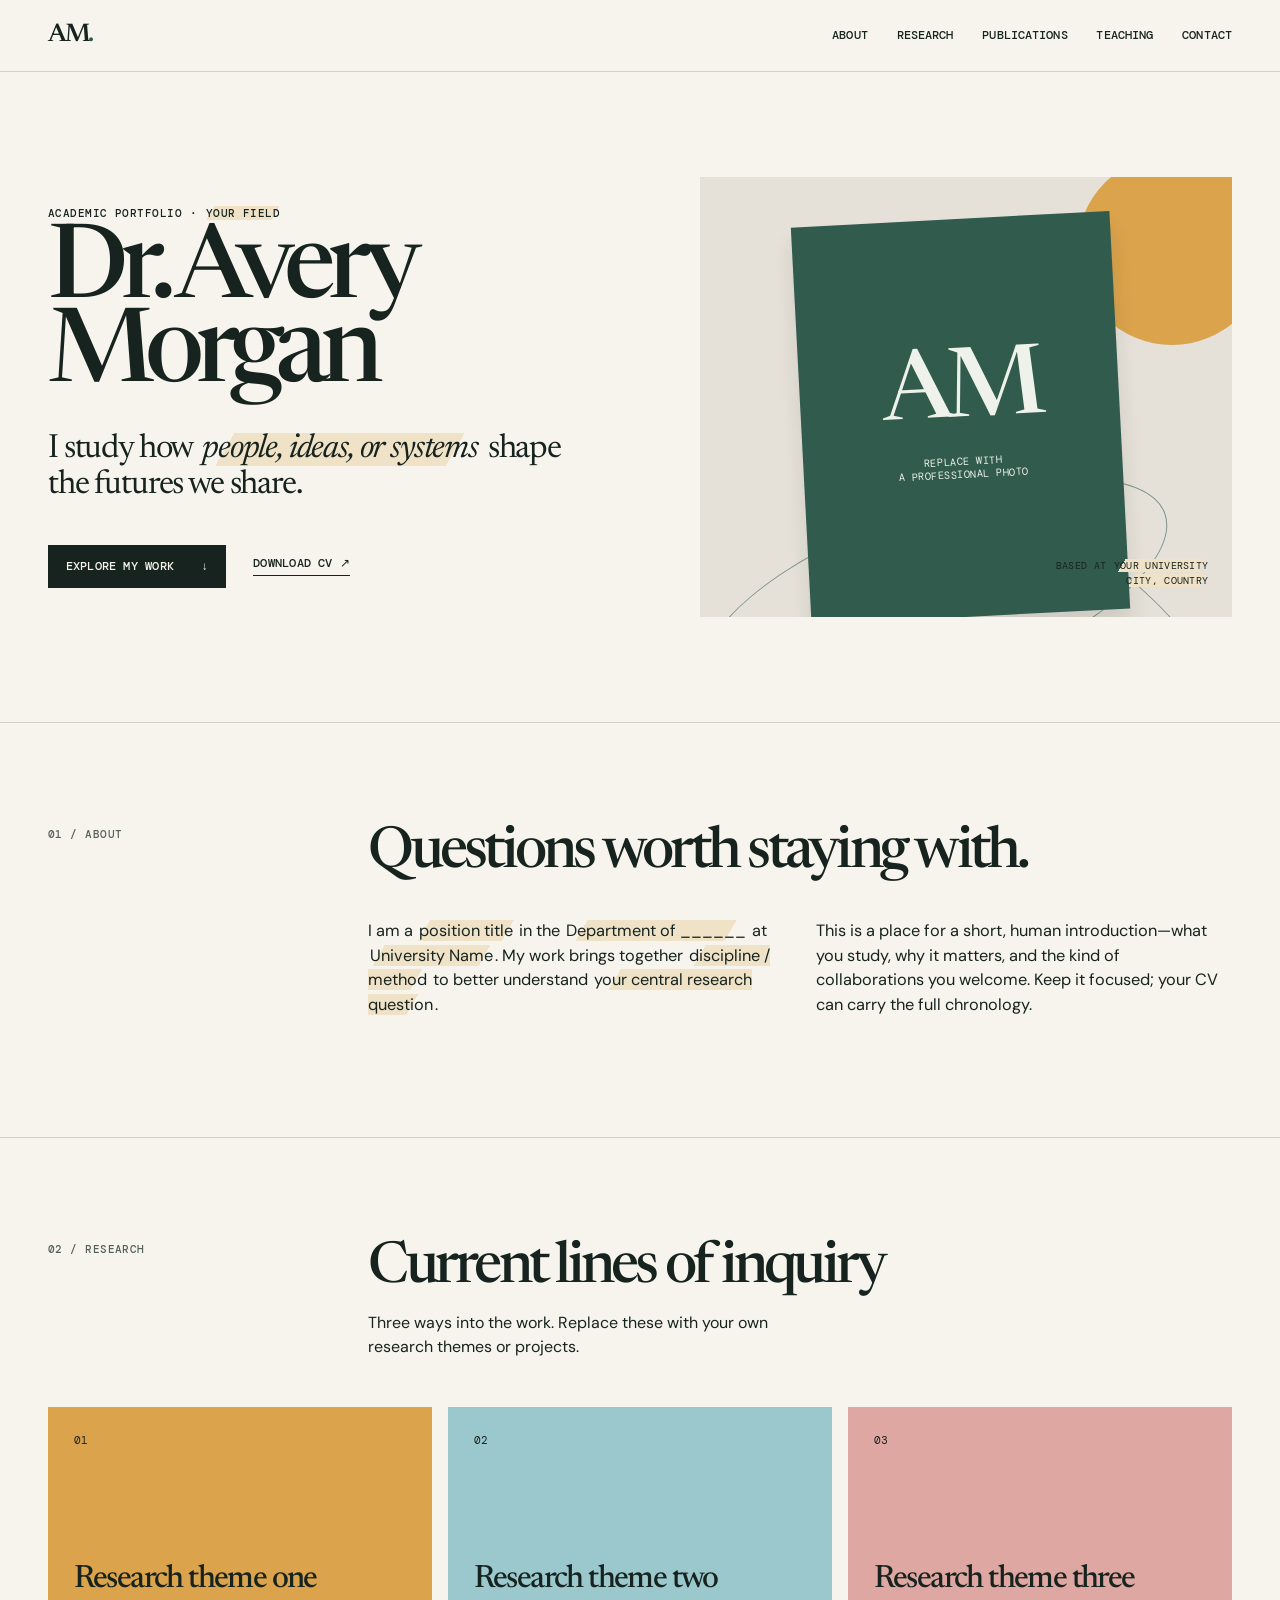
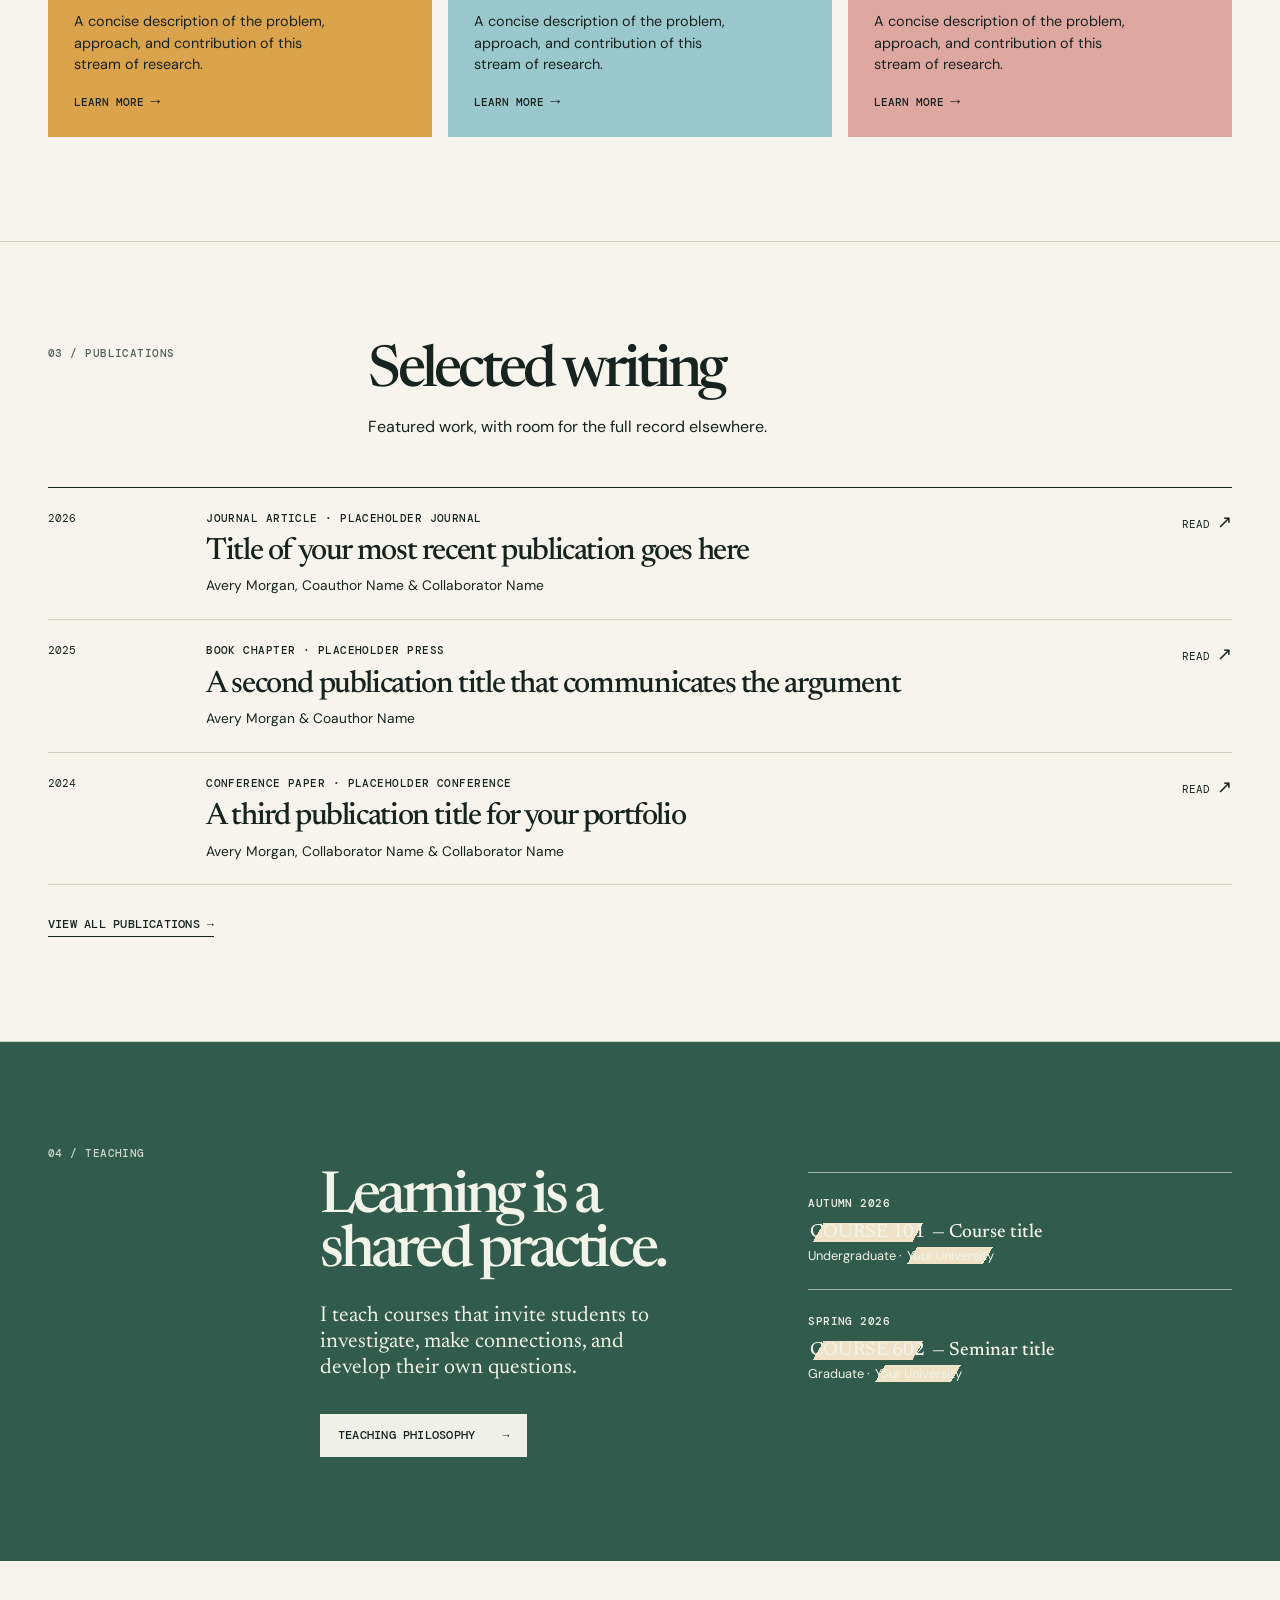
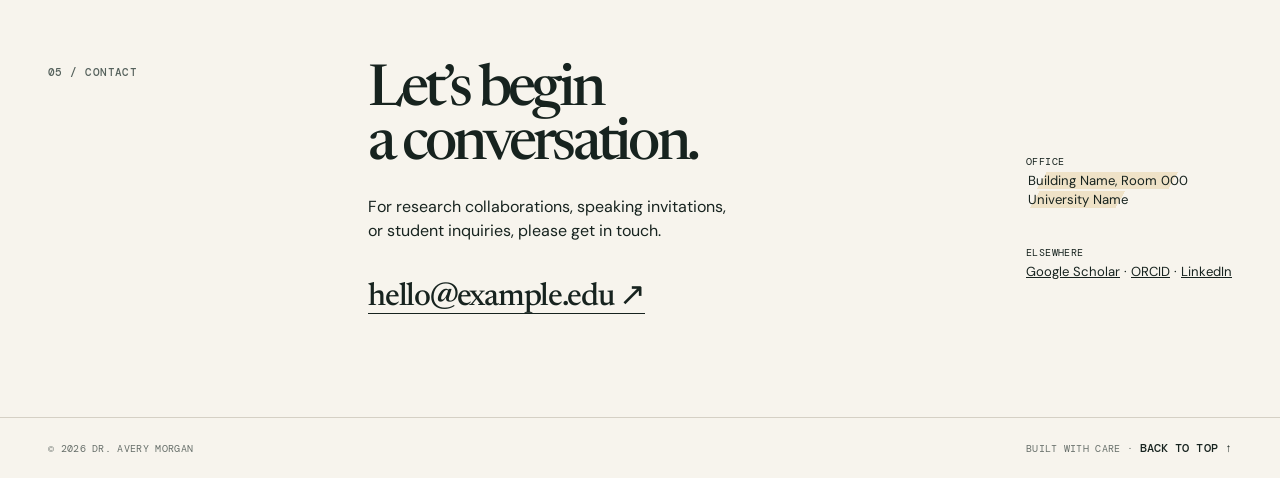
<file: index.html>
<!doctype html>
<html lang="en">
  <head>
    <meta charset="UTF-8" />
    <meta name="viewport" content="width=device-width, initial-scale=1.0" />
    <meta name="description" content="Academic portfolio of Dr. Avery Morgan — research, publications, and teaching." />
    <title>Dr. Avery Morgan — Academic Portfolio</title>
    <link rel="preconnect" href="https://fonts.googleapis.com" />
    <link rel="preconnect" href="https://fonts.gstatic.com" crossorigin />
    <link href="https://fonts.googleapis.com/css2?family=DM+Mono:wght@400;500&family=DM+Sans:opsz,wght@9..40,400;9..40,500;9..40,600&family=Newsreader:opsz,wght@6..72,400;6..72,500;6..72,600&display=swap" rel="stylesheet" />
    <link rel="stylesheet" href="styles.css" />
  </head>
  <body>
    <a class="skip-link" href="#main">Skip to content</a>
    <header class="site-header">
      <a class="wordmark" href="#top" aria-label="Avery Morgan home">AM<span>.</span></a>
      <button class="menu-button" aria-expanded="false" aria-controls="site-nav">Menu</button>
      <nav id="site-nav" aria-label="Main navigation">
        <a href="#about">About</a>
        <a href="#research">Research</a>
        <a href="#publications">Publications</a>
        <a href="#teaching">Teaching</a>
        <a href="#contact">Contact</a>
      </nav>
    </header>

    <main id="main">
      <section id="top" class="hero section-shell">
        <div class="hero-copy">
          <p class="eyebrow">Academic portfolio · <span class="placeholder">Your field</span></p>
          <h1>Dr. Avery<br />Morgan</h1>
          <p class="intro">I study how <em class="placeholder">people, ideas, or systems</em> shape the futures we share.</p>
          <div class="hero-actions">
            <a class="button button-dark" href="#research">Explore my work <span>↓</span></a>
            <a class="text-link" href="assets/cv.pdf" download>Download CV <span>↗</span></a>
          </div>
        </div>
        <div class="hero-art" aria-label="Placeholder portrait area">
          <div class="portrait-card">
            <div class="portrait-monogram">AM</div>
            <p>Replace with<br />a professional photo</p>
          </div>
          <div class="sun"></div>
          <div class="orbit orbit-one"></div>
          <div class="orbit orbit-two"></div>
          <p class="art-caption">Based at <span class="placeholder">Your University</span><br /><span class="placeholder">City, Country</span></p>
        </div>
      </section>

      <section id="about" class="about section-shell ruled-section">
        <p class="section-label">01 / About</p>
        <div>
          <h2>Questions worth staying with.</h2>
          <div class="about-text">
            <p>I am a <span class="placeholder">position title</span> in the <span class="placeholder">Department of ______</span> at <span class="placeholder">University Name</span>. My work brings together <span class="placeholder">discipline / method</span> to better understand <span class="placeholder">your central research question</span>.</p>
            <p>This is a place for a short, human introduction—what you study, why it matters, and the kind of collaborations you welcome. Keep it focused; your CV can carry the full chronology.</p>
          </div>
        </div>
      </section>

      <section id="research" class="research section-shell ruled-section">
        <div class="section-heading">
          <p class="section-label">02 / Research</p>
          <div><h2>Current lines of inquiry</h2><p>Three ways into the work. Replace these with your own research themes or projects.</p></div>
        </div>
        <div class="research-grid">
          <article class="research-card card-ochre"><span>01</span><h3>Research theme one</h3><p>A concise description of the problem, approach, and contribution of this stream of research.</p><a href="#contact">Learn more <b>→</b></a></article>
          <article class="research-card card-blue"><span>02</span><h3>Research theme two</h3><p>A concise description of the problem, approach, and contribution of this stream of research.</p><a href="#contact">Learn more <b>→</b></a></article>
          <article class="research-card card-rose"><span>03</span><h3>Research theme three</h3><p>A concise description of the problem, approach, and contribution of this stream of research.</p><a href="#contact">Learn more <b>→</b></a></article>
        </div>
      </section>

      <section id="publications" class="publications section-shell ruled-section">
        <div class="section-heading"><p class="section-label">03 / Publications</p><div><h2>Selected writing</h2><p>Featured work, with room for the full record elsewhere.</p></div></div>
        <div class="publication-list">
          <article class="publication"><p class="pub-year">2026</p><div><p class="pub-type">Journal article · Placeholder journal</p><h3>Title of your most recent publication goes here</h3><p class="authors">Avery Morgan, Coauthor Name &amp; Collaborator Name</p></div><a href="#" aria-label="Read publication one">Read <span>↗</span></a></article>
          <article class="publication"><p class="pub-year">2025</p><div><p class="pub-type">Book chapter · Placeholder press</p><h3>A second publication title that communicates the argument</h3><p class="authors">Avery Morgan &amp; Coauthor Name</p></div><a href="#" aria-label="Read publication two">Read <span>↗</span></a></article>
          <article class="publication"><p class="pub-year">2024</p><div><p class="pub-type">Conference paper · Placeholder conference</p><h3>A third publication title for your portfolio</h3><p class="authors">Avery Morgan, Collaborator Name &amp; Collaborator Name</p></div><a href="#" aria-label="Read publication three">Read <span>↗</span></a></article>
        </div>
        <a class="text-link all-publications" href="#">View all publications <span>→</span></a>
      </section>

      <section id="teaching" class="teaching section-shell ruled-section">
        <p class="section-label">04 / Teaching</p>
        <div class="teaching-layout"><div><h2>Learning is a shared practice.</h2><p>I teach courses that invite students to investigate, make connections, and develop their own questions.</p><a class="button button-light" href="#contact">Teaching philosophy <span>→</span></a></div><div class="course-list"><article><span>Autumn 2026</span><h3><span class="placeholder">COURSE 101</span> — Course title</h3><p>Undergraduate · <span class="placeholder">Your University</span></p></article><article><span>Spring 2026</span><h3><span class="placeholder">COURSE 602</span> — Seminar title</h3><p>Graduate · <span class="placeholder">Your University</span></p></article></div></div>
      </section>

      <section id="contact" class="contact section-shell">
        <p class="section-label">05 / Contact</p>
        <div><h2>Let’s begin<br />a conversation.</h2><p>For research collaborations, speaking invitations, or student inquiries, please get in touch.</p><a class="email" href="mailto:hello@example.edu">hello@example.edu <span>↗</span></a></div>
        <div class="contact-meta"><p><strong>Office</strong><br /><span class="placeholder">Building Name, Room 000</span><br /><span class="placeholder">University Name</span></p><p><strong>Elsewhere</strong><br /><a href="#">Google Scholar</a> · <a href="#">ORCID</a> · <a href="#">LinkedIn</a></p></div>
      </section>
    </main>
    <footer><p>© <span id="year"></span> Dr. Avery Morgan</p><p>Built with care · <a href="#top">Back to top ↑</a></p></footer>
    <script src="script.js"></script>
  </body>
</html>
</file>
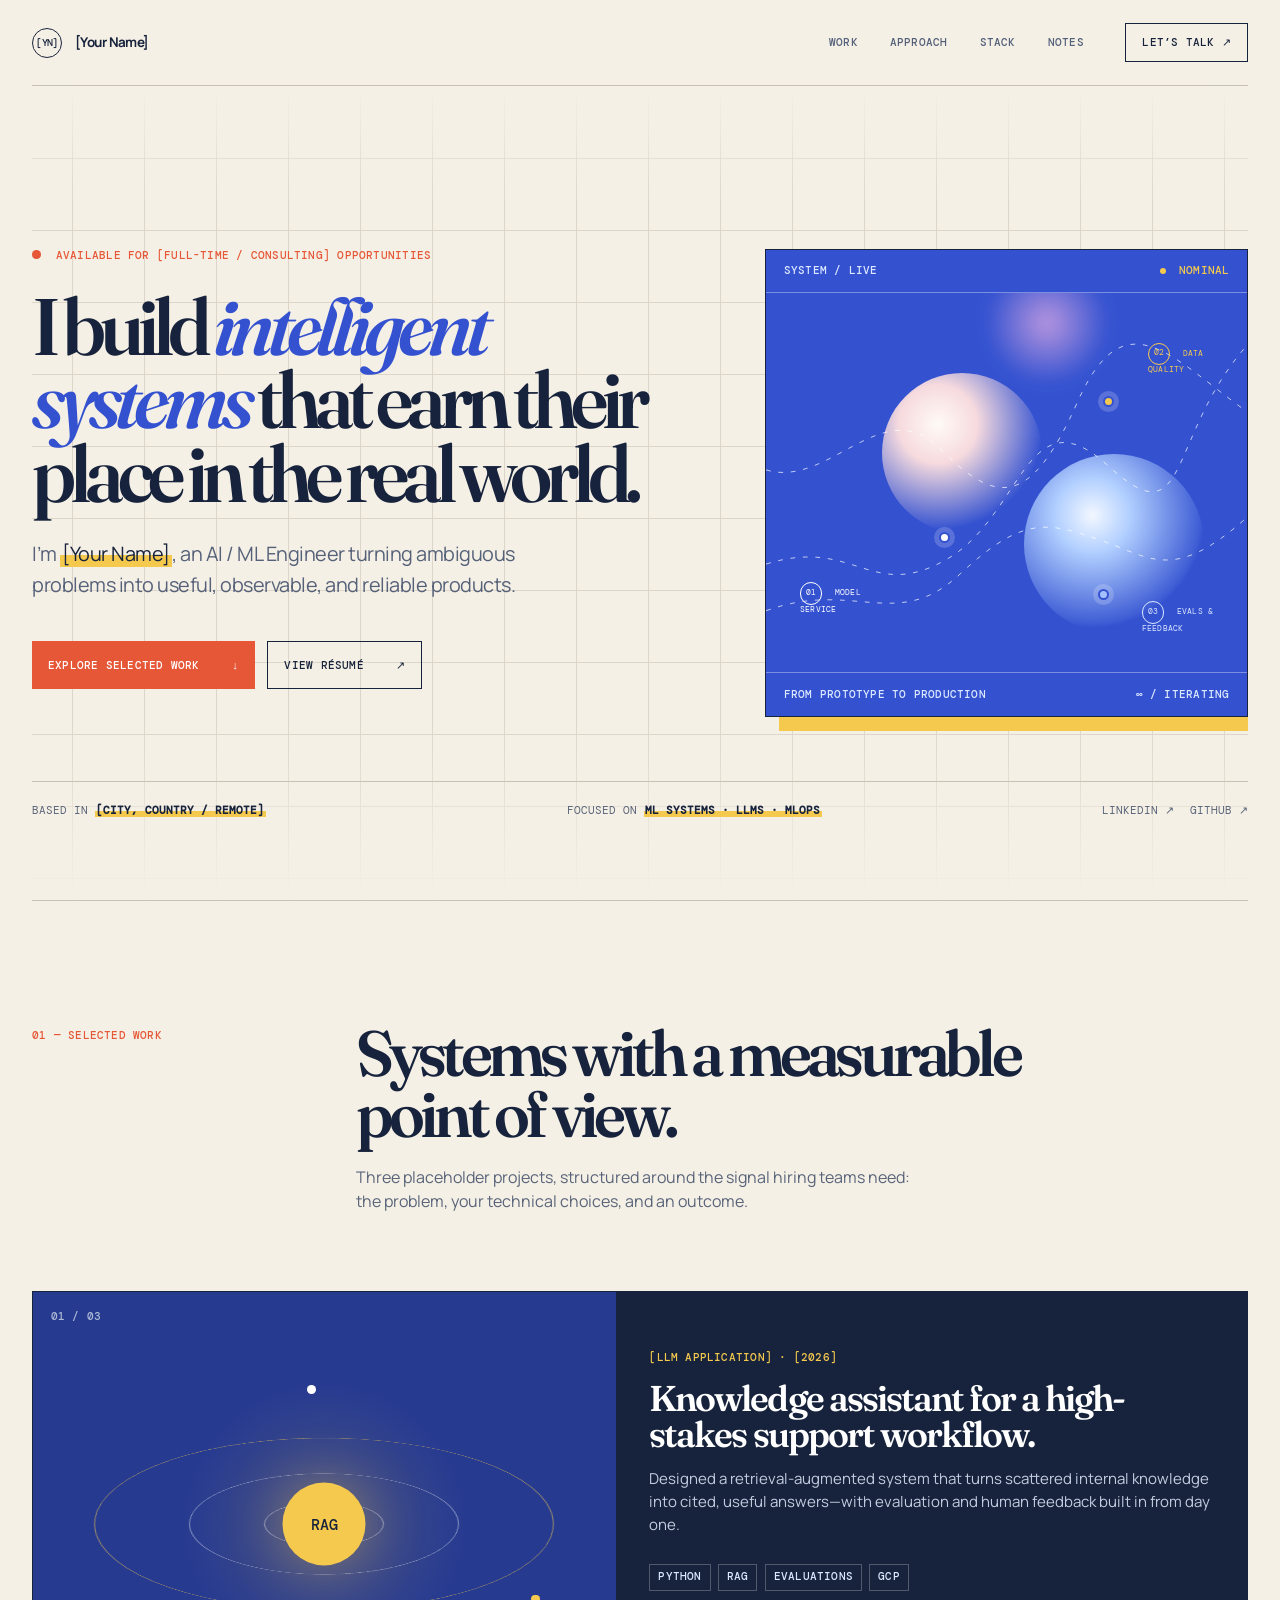
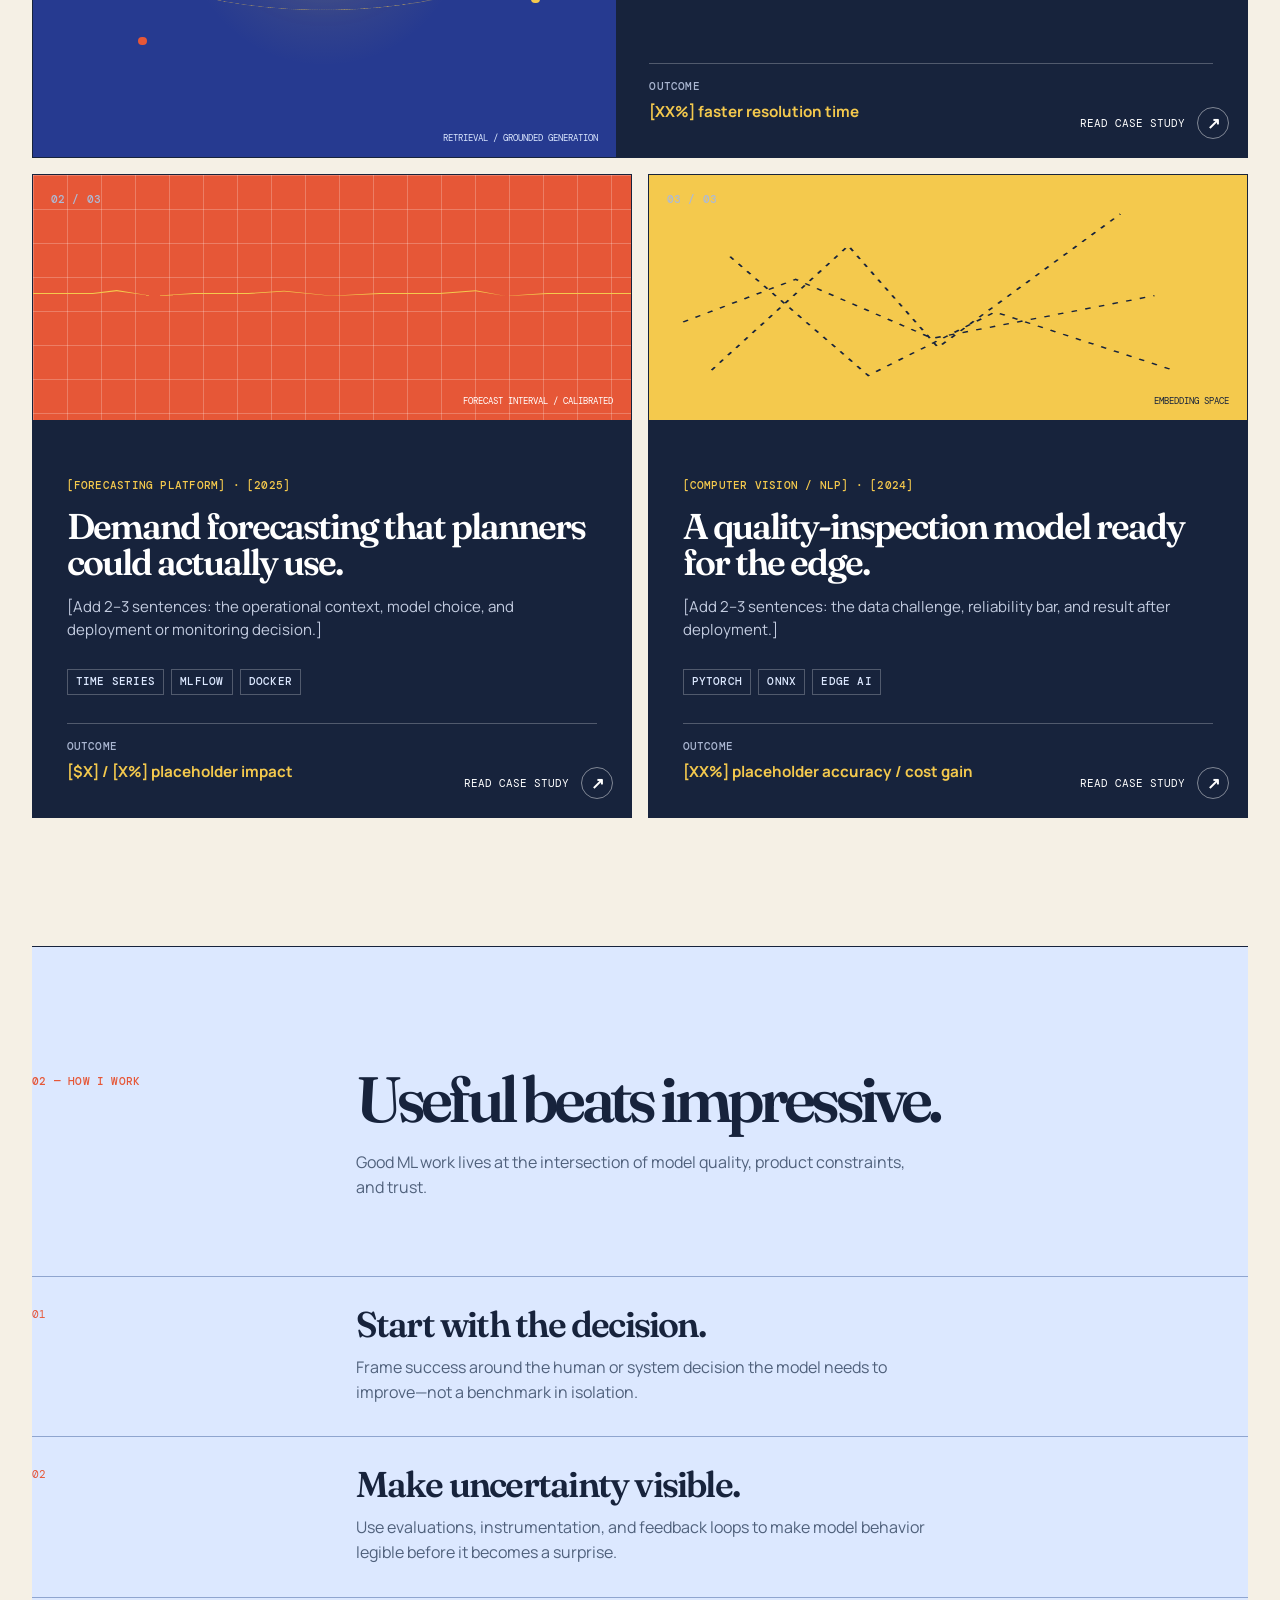
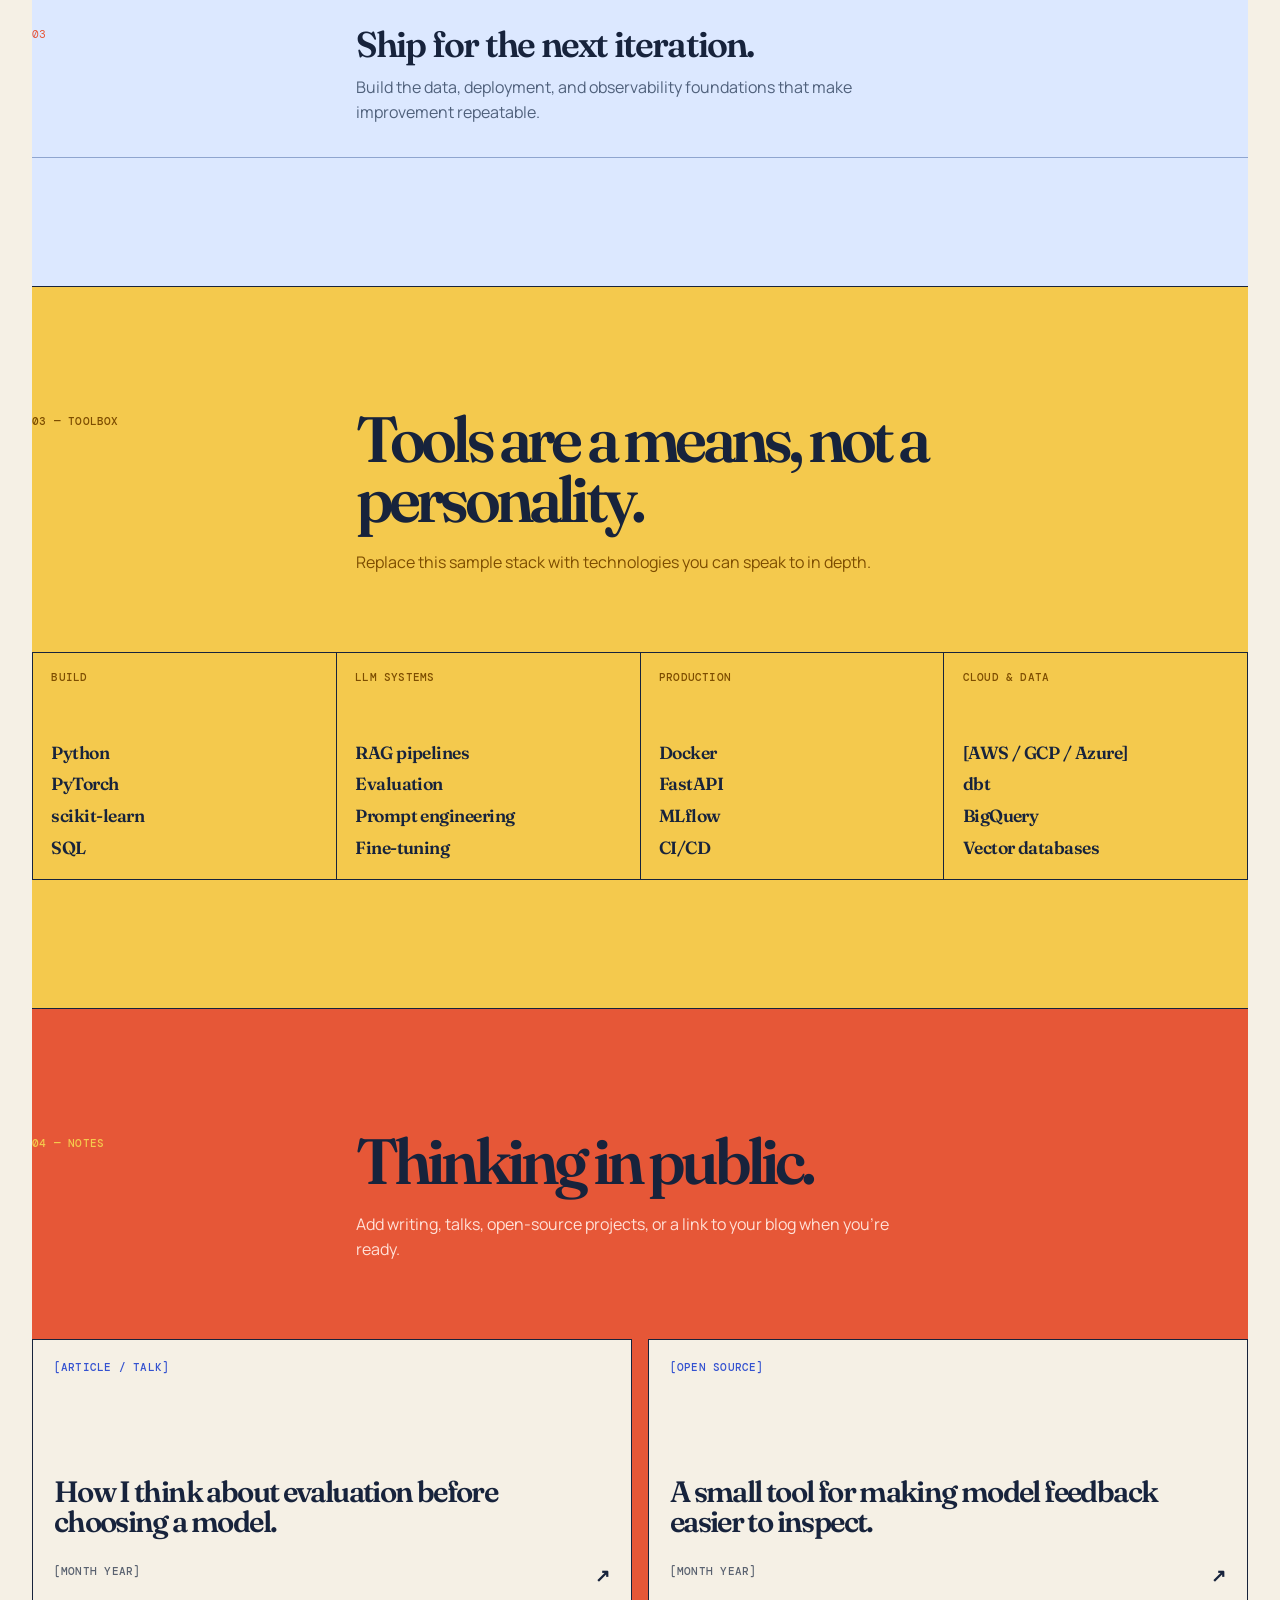
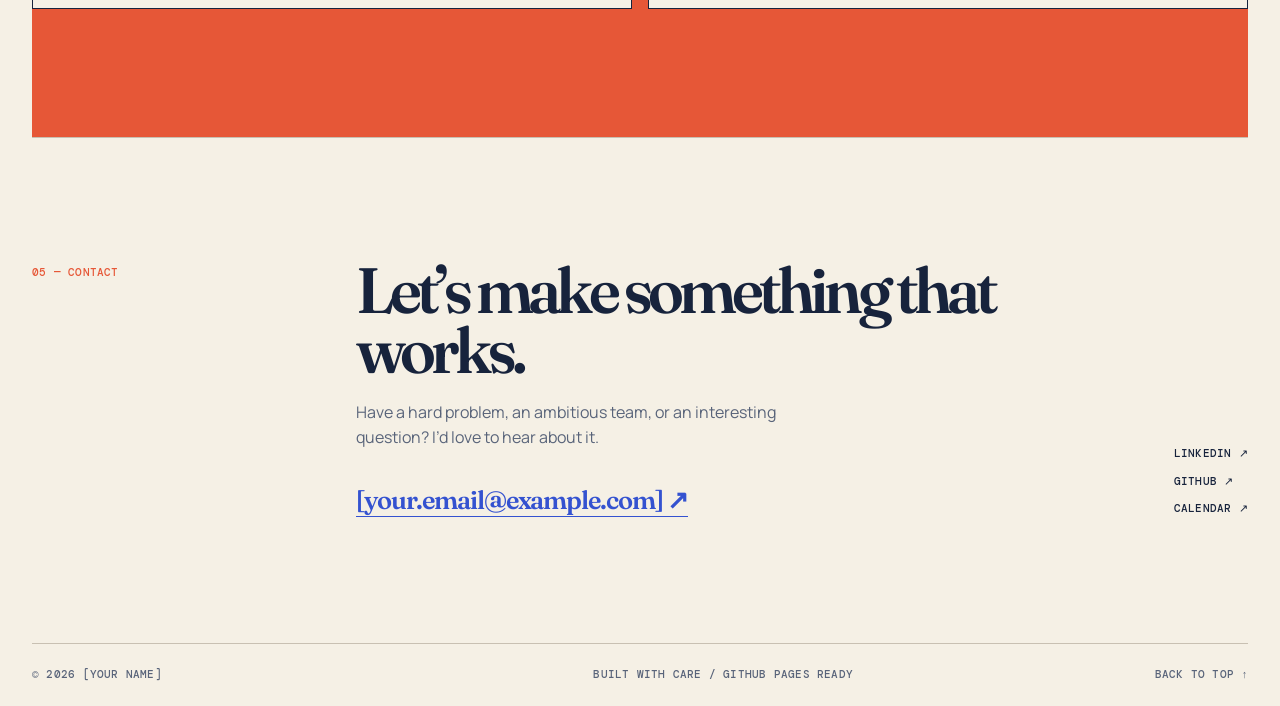
<file: website_2/index.html>
<!doctype html>
<html lang="en">
<head>
  <meta charset="UTF-8">
  <meta name="viewport" content="width=device-width, initial-scale=1.0">
  <meta name="description" content="AI and machine learning engineering portfolio">
  <meta name="theme-color" content="#080b12">
  <title>[Your Name] — AI / ML Engineer</title>
  <link rel="preconnect" href="https://fonts.googleapis.com">
  <link rel="preconnect" href="https://fonts.gstatic.com" crossorigin>
  <link href="https://fonts.googleapis.com/css2?family=DM+Mono:wght@400;500&family=Manrope:wght@400;500;600;700;800&display=swap" rel="stylesheet">
  <link rel="stylesheet" href="styles.css">
</head>
<body>
  <a class="skip-link" href="#main">Skip to content</a>
  <header class="site-header">
    <a class="brand" href="#top" aria-label="[Your Name] home"><span>[YN]</span><b>[Your Name]</b></a>
    <button class="menu-button" type="button" aria-expanded="false" aria-controls="site-nav">Menu <i></i></button>
    <nav id="site-nav" aria-label="Main navigation">
      <a href="#work">Work</a><a href="#approach">Approach</a><a href="#stack">Stack</a><a href="#notes">Notes</a>
    </nav>
    <a class="header-cta" href="#contact">Let’s talk ↗</a>
  </header>

  <main id="main">
    <section id="top" class="hero page-shell">
      <div class="grid-glow" aria-hidden="true"></div>
      <div class="hero-copy reveal">
        <p class="eyebrow"><i></i> Available for [full-time / consulting] opportunities</p>
        <h1>I build <em>intelligent systems</em> that earn their place in the real world.</h1>
        <p class="intro">I’m <mark>[Your Name]</mark>, an AI / ML Engineer turning ambiguous problems into useful, observable, and reliable products.</p>
        <div class="actions">
          <a class="button primary" href="#work">Explore selected work <span>↓</span></a>
          <a class="button quiet" href="[link-to-resume.pdf]" target="_blank" rel="noreferrer">View résumé <span>↗</span></a>
        </div>
      </div>

      <div class="system-card reveal" aria-label="Decorative AI system illustration">
        <div class="system-bar"><span>System / live</span><span class="nominal"><i></i> nominal</span></div>
        <div class="system-visual">
          <div class="orb lime"></div><div class="orb cyan"></div><div class="orb coral"></div>
          <svg viewBox="0 0 500 390" preserveAspectRatio="none" aria-hidden="true">
            <path d="M0,279 C92,250 109,319 188,274 S271,101 356,178 S416,149 500,54"/>
            <path d="M0,327 C91,294 136,350 202,289 S294,236 347,254 S423,299 500,231"/>
            <path d="M0,182 C65,202 122,101 181,160 S275,221 324,112 S422,67 500,122"/>
          </svg>
          <span class="node n1"></span><span class="node n2"></span><span class="node n3"></span>
          <div class="signal s1"><b>01</b> MODEL<br>SERVICE</div>
          <div class="signal s2"><b>02</b> DATA<br>QUALITY</div>
          <div class="signal s3"><b>03</b> EVALS &amp;<br>FEEDBACK</div>
        </div>
        <div class="system-bar"><span>from prototype to production</span><span>∞ / iterating</span></div>
      </div>

      <div class="hero-meta reveal">
        <p>Based in <strong>[City, Country / Remote]</strong></p><p>Focused on <strong>ML systems · LLMs · MLOps</strong></p>
        <a href="[your-linkedin-url]" target="_blank" rel="noreferrer">LinkedIn ↗</a><a href="[your-github-url]" target="_blank" rel="noreferrer">GitHub ↗</a>
      </div>
    </section>

    <section id="work" class="section page-shell">
      <div class="heading reveal"><p>01 — Selected work</p><div><h2>Systems with a measurable point of view.</h2><p>Three placeholder projects, structured around the signal hiring teams need: the problem, your technical choices, and an outcome.</p></div></div>
      <div class="projects">
        <article class="project feature reveal">
          <div class="project-number">01 / 03</div>
          <div class="art art-rag" aria-hidden="true"><div class="ring r1"></div><div class="ring r2"></div><div class="ring r3"></div><strong>RAG</strong><span class="dot d1"></span><span class="dot d2"></span><span class="dot d3"></span><p>retrieval / grounded generation</p></div>
          <div class="project-copy">
            <p class="project-type">[LLM application] · [2026]</p><h3>Knowledge assistant for a high-stakes support workflow.</h3>
            <p>Designed a retrieval-augmented system that turns scattered internal knowledge into cited, useful answers—with evaluation and human feedback built in from day one.</p>
            <ul><li>Python</li><li>RAG</li><li>Evaluations</li><li>GCP</li></ul><div class="outcome"><span>Outcome</span><b>[XX%] faster resolution time</b></div>
          </div>
          <a class="case-link" href="[project-one-case-study-or-repository-url]" target="_blank" rel="noreferrer">Read case study <b>↗</b></a>
        </article>
        <article class="project compact reveal">
          <div class="project-number">02 / 03</div><div class="art art-pulse" aria-hidden="true"><i></i><p>forecast interval / calibrated</p></div>
          <div class="project-copy"><p class="project-type">[Forecasting platform] · [2025]</p><h3>Demand forecasting that planners could actually use.</h3><p>[Add 2–3 sentences: the operational context, model choice, and deployment or monitoring decision.]</p><ul><li>Time series</li><li>MLflow</li><li>Docker</li></ul><div class="outcome"><span>Outcome</span><b>[$X] / [X%] placeholder impact</b></div></div>
          <a class="case-link" href="[project-two-case-study-or-repository-url]" target="_blank" rel="noreferrer">Read case study <b>↗</b></a>
        </article>
        <article class="project compact reveal">
          <div class="project-number">03 / 03</div><div class="art art-vectors" aria-hidden="true"><svg viewBox="0 0 420 270" preserveAspectRatio="none"><path d="M44 215L140 78l63 112L331 43"/><path d="M57 90l97 131 89-70 125 64"/><path d="M24 162l79-47 96 65 156-47"/></svg><p>embedding space</p></div>
          <div class="project-copy"><p class="project-type">[Computer vision / NLP] · [2024]</p><h3>A quality-inspection model ready for the edge.</h3><p>[Add 2–3 sentences: the data challenge, reliability bar, and result after deployment.]</p><ul><li>PyTorch</li><li>ONNX</li><li>Edge AI</li></ul><div class="outcome"><span>Outcome</span><b>[XX%] placeholder accuracy / cost gain</b></div></div>
          <a class="case-link" href="[project-three-case-study-or-repository-url]" target="_blank" rel="noreferrer">Read case study <b>↗</b></a>
        </article>
      </div>
    </section>

    <section id="approach" class="section light page-shell">
      <div class="heading reveal"><p>02 — How I work</p><div><h2>Useful beats impressive.</h2><p>Good ML work lives at the intersection of model quality, product constraints, and trust.</p></div></div>
      <ol class="principles">
        <li class="reveal"><span>01</span><div><h3>Start with the decision.</h3><p>Frame success around the human or system decision the model needs to improve—not a benchmark in isolation.</p></div></li>
        <li class="reveal"><span>02</span><div><h3>Make uncertainty visible.</h3><p>Use evaluations, instrumentation, and feedback loops to make model behavior legible before it becomes a surprise.</p></div></li>
        <li class="reveal"><span>03</span><div><h3>Ship for the next iteration.</h3><p>Build the data, deployment, and observability foundations that make improvement repeatable.</p></div></li>
      </ol>
    </section>

    <section id="stack" class="section stack page-shell">
      <div class="heading reveal"><p>03 — Toolbox</p><div><h2>Tools are a means, not a personality.</h2><p>Replace this sample stack with technologies you can speak to in depth.</p></div></div>
      <div class="stack-grid reveal">
        <article><p>Build</p><ul><li>Python</li><li>PyTorch</li><li>scikit-learn</li><li>SQL</li></ul></article>
        <article><p>LLM systems</p><ul><li>RAG pipelines</li><li>Evaluation</li><li>Prompt engineering</li><li>Fine-tuning</li></ul></article>
        <article><p>Production</p><ul><li>Docker</li><li>FastAPI</li><li>MLflow</li><li>CI/CD</li></ul></article>
        <article><p>Cloud &amp; data</p><ul><li>[AWS / GCP / Azure]</li><li>dbt</li><li>BigQuery</li><li>Vector databases</li></ul></article>
      </div>
    </section>

    <section id="notes" class="section notes page-shell">
      <div class="heading reveal"><p>04 — Notes</p><div><h2>Thinking in public.</h2><p>Add writing, talks, open-source projects, or a link to your blog when you’re ready.</p></div></div>
      <div class="notes-grid">
        <a class="note reveal" href="[article-or-talk-one-url]" target="_blank" rel="noreferrer"><span>[Article / Talk]</span><h3>How I think about evaluation before choosing a model.</h3><p>[Month Year] <b>↗</b></p></a>
        <a class="note reveal" href="[article-or-talk-two-url]" target="_blank" rel="noreferrer"><span>[Open source]</span><h3>A small tool for making model feedback easier to inspect.</h3><p>[Month Year] <b>↗</b></p></a>
      </div>
    </section>

    <section id="contact" class="contact page-shell reveal">
      <p>05 — Contact</p><div><h2>Let’s make something that works.</h2><p>Have a hard problem, an ambitious team, or an interesting question? I’d love to hear about it.</p><a href="mailto:[your.email@example.com]">[your.email@example.com] ↗</a></div>
      <div class="contact-links"><a href="[your-linkedin-url]" target="_blank" rel="noreferrer">LinkedIn ↗</a><a href="[your-github-url]" target="_blank" rel="noreferrer">GitHub ↗</a><a href="[your-calendly-url]" target="_blank" rel="noreferrer">Calendar ↗</a></div>
    </section>
  </main>
  <footer class="footer page-shell"><p>© <span id="year"></span> [Your Name]</p><p>Built with care / GitHub Pages ready</p><a href="#top">Back to top ↑</a></footer>
  <script src="script.js"></script>
</body>
</html>
</file>
<file: styles.css>
:root{--ink:#17231f;--paper:#f7f4ed;--rule:#d5d0c5;--moss:#315b4d;--ochre:#dba34b;--blue:#9bc8cd;--rose:#dfa7a1;--mono:"DM Mono",monospace;--sans:"DM Sans",sans-serif;--serif:"Newsreader",Georgia,serif}*{box-sizing:border-box}html{scroll-behavior:smooth}body{margin:0;background:var(--paper);color:var(--ink);font-family:var(--sans);font-size:16px;line-height:1.5}.skip-link{position:absolute;left:-10000px}.skip-link:focus{left:1rem;top:1rem;z-index:10;background:#fff;padding:.5rem}.site-header,footer{max-width:1280px;margin:auto;padding:1.4rem 3rem;display:flex;align-items:center;justify-content:space-between}.site-header{border-bottom:1px solid var(--rule)}.wordmark{font:600 1.6rem var(--serif);color:var(--ink);text-decoration:none;letter-spacing:-.09em}.wordmark span{color:var(--moss)}nav{display:flex;gap:1.8rem}nav a,footer a{font:500 .72rem var(--mono);letter-spacing:.01em;text-transform:uppercase;color:var(--ink);text-decoration:none}nav a:hover,footer a:hover,.text-link:hover{color:var(--moss)}.menu-button{display:none;background:none;border:0;font:500 .72rem var(--mono);text-transform:uppercase}.section-shell{max-width:1280px;margin:auto;padding:6.5rem 3rem}.hero{min-height:650px;display:grid;grid-template-columns:1.05fr .95fr;align-items:center;gap:4rem}.eyebrow,.section-label,.pub-type,.course-list>article>span{font:500 .7rem var(--mono);letter-spacing:.04em;text-transform:uppercase}.hero h1,h2,h3,p{margin-top:0}.hero h1{font:500 clamp(4rem,8vw,7.8rem)/.82 var(--serif);letter-spacing:-.08em;margin:.75rem 0 2rem}.intro{max-width:520px;font:400 clamp(1.5rem,2.6vw,2.3rem)/1.1 var(--serif);letter-spacing:-.035em}.placeholder{background:linear-gradient(120deg,transparent 0 12%,#efe2c7 12% 88%,transparent 88%);padding:0 .12em}.hero-actions{display:flex;align-items:center;gap:1.7rem;margin-top:2.5rem}.button{display:inline-flex;gap:1.7rem;align-items:center;padding:.88rem 1.1rem;text-decoration:none;font:500 .72rem var(--mono);letter-spacing:.02em;text-transform:uppercase}.button-dark{background:var(--ink);color:var(--paper)}.text-link{color:var(--ink);font:500 .72rem var(--mono);letter-spacing:.02em;text-transform:uppercase;text-decoration:none;border-bottom:1px solid var(--ink);padding-bottom:.25rem}.hero-art{height:440px;position:relative;overflow:hidden;background:#e5e1d8}.portrait-card{position:absolute;z-index:2;inset:42px 21% 0 19%;background:var(--moss);display:flex;flex-direction:column;justify-content:center;align-items:center;color:#eef2ea;transform:rotate(-3deg);box-shadow:0 16px 20px #17231f1c}.portrait-monogram{font:500 6rem/.8 var(--serif);letter-spacing:-.1em}.portrait-card p{margin:1.4rem 0 0;font:.65rem var(--mono);text-align:center;text-transform:uppercase;letter-spacing:.05em}.sun{position:absolute;width:190px;height:190px;border-radius:50%;background:var(--ochre);right:-35px;top:-22px}.orbit{position:absolute;border:1px solid #78928a;border-radius:50%;width:490px;height:180px;bottom:-70px;left:-10px;transform:rotate(-20deg)}.orbit-two{width:450px;height:140px;bottom:-34px;left:90px;transform:rotate(32deg)}.art-caption{position:absolute;z-index:3;right:1.4rem;bottom:1.1rem;text-align:right;font:.64rem/1.45 var(--mono);text-transform:uppercase;letter-spacing:.03em}.ruled-section{border-top:1px solid var(--rule)}.about{display:grid;grid-template-columns:23% 1fr;gap:3rem}.section-label{color:#55615c}.about h2,.section-heading h2,.teaching h2,.contact h2{font:500 clamp(2.5rem,4.5vw,4.7rem)/.94 var(--serif);letter-spacing:-.065em;margin:0}.about-text{display:grid;grid-template-columns:1fr 1fr;gap:2.8rem;margin-top:2.4rem;max-width:850px}.about-text p{font-size:1.02rem}.section-heading{display:grid;grid-template-columns:23% 1fr;gap:3rem;margin-bottom:3rem}.section-heading>div>p{max-width:450px;margin:.9rem 0 0}.research-grid{display:grid;grid-template-columns:repeat(3,1fr);gap:1rem}.research-card{min-height:330px;padding:1.6rem;display:flex;flex-direction:column}.research-card span{font:.7rem var(--mono)}.research-card h3{font:500 2rem/1 var(--serif);letter-spacing:-.05em;margin:auto 0 1rem}.research-card p{font-size:.9rem;max-width:270px}.research-card a{font:500 .7rem var(--mono);color:var(--ink);text-decoration:none;text-transform:uppercase}.research-card b{font-size:1rem}.card-ochre{background:var(--ochre)}.card-blue{background:var(--blue)}.card-rose{background:var(--rose)}.publication-list{border-top:1px solid var(--ink)}.publication{display:grid;grid-template-columns:12% 1fr auto;gap:1rem;padding:1.45rem 0;border-bottom:1px solid var(--rule);align-items:start}.pub-year,.publication a{font:.7rem var(--mono)}.publication h3{font:500 clamp(1.4rem,2.4vw,2rem)/1.05 var(--serif);letter-spacing:-.045em;margin:.45rem 0}.authors{font-size:.86rem;margin:0}.publication a{color:var(--ink);text-decoration:none;text-transform:uppercase}.publication a span{font-size:1.1rem}.all-publications{display:inline-block;margin-top:2rem}.teaching{background:var(--moss);color:#f2f3e9}.teaching .section-label{color:#cbd7cb}.teaching-layout{margin-left:23%;display:grid;grid-template-columns:1fr 1fr;gap:4rem}.teaching-layout>div>p{font:400 1.35rem/1.2 var(--serif);max-width:370px;margin:1.5rem 0 2rem}.button-light{background:#eff0e8;color:var(--ink)}.course-list>article{border-top:1px solid #a2b6ab;padding:1.1rem 0 1.5rem}.course-list h3{font:500 1.2rem var(--serif);margin:.55rem 0 .25rem}.course-list p{font-size:.8rem;margin:0}.contact{display:grid;grid-template-columns:23% 1fr auto;gap:3rem;align-items:start}.contact>div>p{max-width:370px;margin:1.4rem 0 2rem}.email{font:500 clamp(1.2rem,2.5vw,2rem) var(--serif);letter-spacing:-.04em;color:var(--ink);text-decoration:none;border-bottom:1px solid var(--ink)}.contact-meta{align-self:end;font-size:.82rem}.contact-meta strong{font:.65rem var(--mono);text-transform:uppercase;letter-spacing:.04em}.contact-meta a{color:var(--ink)}footer{border-top:1px solid var(--rule);font:.65rem var(--mono);text-transform:uppercase;letter-spacing:.03em;color:#68706b}footer p{margin:0}
@media(max-width:720px){.site-header,footer{padding:1.1rem 1.25rem}.menu-button{display:block}nav{display:none;position:absolute;z-index:5;top:57px;left:0;right:0;padding:1.25rem;background:var(--paper);border-bottom:1px solid var(--rule);flex-direction:column;gap:1.1rem}nav.is-open{display:flex}.section-shell{padding:4rem 1.25rem}.hero{display:block;min-height:0}.hero h1{font-size:4.5rem}.hero-art{height:340px;margin-top:3rem}.about,.section-heading,.contact{display:block}.section-label{margin-bottom:2rem}.about-text{display:block;margin-top:1.5rem}.about-text p{margin-bottom:1.25rem}.research-grid{grid-template-columns:1fr}.research-card{min-height:260px}.publication{grid-template-columns:1fr auto;gap:.5rem}.publication>div{grid-column:1/2}.pub-year{grid-column:1/2;margin:0}.publication a{grid-column:2;grid-row:1}.teaching-layout{margin:0;display:block}.teaching-layout>div>p{font-size:1.25rem}.course-list{margin-top:3rem}.contact-meta{margin-top:3rem}footer{display:block}footer p+p{margin-top:.6rem}}
</file>
<file: website_2/styles.css>
@import url('https://fonts.googleapis.com/css2?family=DM+Mono:wght@400;500&family=Fraunces:opsz,wght@9..144,500;9..144,600;9..144,700&family=Manrope:wght@400;500;600;700;800&display=swap');

:root{--paper:#f5f0e5;--ink:#17233c;--ink-2:#26334e;--blue:#3452d0;--sky:#dce8ff;--orange:#e65737;--yellow:#f4c94d;--mist:#e7dfd0;--rule:#c8c0b2;--mono:"DM Mono",monospace;--sans:"Manrope",sans-serif;--display:"Fraunces",Georgia,serif}*{box-sizing:border-box}html{background:var(--paper);scroll-behavior:smooth}body{margin:0;background:var(--paper);color:var(--ink);font:400 16px/1.55 var(--sans)}body.menu-open{overflow:hidden}a{color:inherit}.page-shell{width:min(100% - 64px,1320px);margin-inline:auto}.skip-link{position:fixed;top:-5rem;left:1rem;z-index:100;padding:.65rem 1rem;background:var(--orange);color:#fff;font:500 .75rem var(--mono);text-decoration:none}.skip-link:focus{top:1rem}

.site-header{position:sticky;top:0;z-index:50;width:min(100% - 64px,1320px);height:86px;margin:auto;display:flex;align-items:center;border-bottom:1px solid var(--rule);background:color-mix(in srgb,var(--paper) 88%,transparent);backdrop-filter:blur(16px)}.brand{display:flex;align-items:center;gap:.8rem;text-decoration:none}.brand span{display:grid;width:30px;height:30px;place-items:center;border:1px solid var(--ink);border-radius:50%;font:500 .62rem var(--mono);letter-spacing:-.07em}.brand b{font-size:.84rem;letter-spacing:-.04em}nav{display:flex;gap:2rem;margin-left:auto}nav a,.header-cta,.eyebrow,.heading>p,.project-number,.project-type,.project-copy ul,.outcome span,.system-bar,.stack-grid>article>p,.note>span,.note>p,.contact>p,.contact-links,.footer{font:500 .68rem/1.25 var(--mono);letter-spacing:.02em;text-transform:uppercase}nav a{color:#536079;text-decoration:none}nav a:hover{color:var(--orange)}.header-cta{margin-left:2.6rem;padding:.72rem 1rem;border:1px solid var(--ink);text-decoration:none;transition:background .2s,color .2s}.header-cta:hover{background:var(--ink);color:var(--paper)}.menu-button{display:none}

.hero{position:relative;min-height:calc(100vh - 86px);padding:clamp(5rem,10vw,9rem) 0 3rem;display:grid;grid-template-columns:minmax(0,1.15fr) minmax(370px,.85fr);gap:4rem 5rem;align-content:center;overflow:hidden}.grid-glow{position:absolute;z-index:0;inset:0 calc((100vw - min(100vw - 64px,1320px)) / -2);opacity:.55;background-image:linear-gradient(var(--rule) 1px,transparent 1px),linear-gradient(90deg,var(--rule) 1px,transparent 1px);background-size:72px 72px;mask-image:linear-gradient(to bottom,transparent,#000 15%,#000 78%,transparent)}.hero-copy,.system-card,.hero-meta{position:relative;z-index:1}.eyebrow,.heading>p,.contact>p{margin:0;color:var(--orange)}.eyebrow i{display:inline-block;width:.54rem;height:.54rem;margin-right:.5rem;border-radius:50%;background:var(--orange);animation:blink 2.5s infinite}.hero h1{max-width:800px;margin:1.7rem 0 1.8rem;font:600 clamp(3.45rem,6.25vw,7rem)/.92 var(--display);letter-spacing:-.075em}.hero h1 em{font-style:italic;color:var(--blue)}.intro{max-width:540px;margin:0;color:#556079;font-size:clamp(1.05rem,1.55vw,1.27rem);letter-spacing:-.025em}.intro mark,.hero-meta strong{color:var(--ink);background:linear-gradient(transparent 54%,var(--yellow) 54%);padding:0 .12em}.actions{display:flex;flex-wrap:wrap;gap:.8rem;margin-top:2.5rem}.button{display:flex;align-items:center;justify-content:center;gap:2rem;min-height:48px;padding:.7rem 1rem;font:500 .7rem var(--mono);letter-spacing:.02em;text-transform:uppercase;text-decoration:none;transition:transform .2s}.button:hover{transform:translateY(-2px)}.primary{background:var(--orange);color:#fff}.quiet{border:1px solid var(--ink)}.quiet:hover{background:var(--yellow)}

.system-card{min-height:445px;border:1px solid var(--ink);background:var(--blue);color:#fff;overflow:hidden;box-shadow:14px 14px 0 var(--yellow)}.system-bar{display:flex;justify-content:space-between;padding:.9rem 1.1rem;color:#dce8ff}.system-bar:first-child{border-bottom:1px solid rgba(255,255,255,.35)}.system-bar:last-child{border-top:1px solid rgba(255,255,255,.35)}.nominal{color:var(--yellow)}.nominal i{display:inline-block;width:.4rem;height:.4rem;margin-right:.35rem;border-radius:50%;background:currentColor}.system-visual{position:relative;height:379px;overflow:hidden}.orb{position:absolute;border-radius:50%;mix-blend-mode:screen}.orb.lime{top:21%;left:24%;width:160px;height:160px;background:radial-gradient(circle at 35% 32%,#fff8c9,var(--yellow) 26%,rgba(244,201,77,.05) 68%,transparent 70%);animation:drift 9s ease-in-out infinite alternate}.orb.cyan{right:9%;bottom:10%;width:180px;height:180px;background:radial-gradient(circle at 38% 34%,#eff4ff,#9db8ff 23%,rgba(150,180,255,.1) 66%,transparent 69%);animation:drift 10s 1.5s ease-in-out infinite alternate-reverse}.orb.coral{top:-35px;right:28%;width:130px;height:130px;background:radial-gradient(circle,#ff9b7d,rgba(255,155,125,0) 67%);opacity:.65;filter:blur(7px)}.system-visual svg{position:absolute;width:100%;height:100%}.system-visual path{fill:none;stroke:rgba(255,255,255,.72);stroke-width:1;stroke-dasharray:5 8;animation:dash 18s linear infinite}.node{position:absolute;width:.7rem;height:.7rem;border:2px solid var(--blue);border-radius:50%;background:#fff;box-shadow:0 0 0 5px rgba(255,255,255,.18)}.n1{top:63%;left:36%}.n2{top:27%;left:70%;background:var(--yellow)}.n3{bottom:19%;left:69%;background:#a4c0ff}.signal{position:absolute;font:.53rem/1.25 var(--mono);letter-spacing:.03em}.signal b{display:inline-grid;width:1.4rem;height:1.4rem;margin-right:.45rem;place-items:center;border:1px solid currentColor;border-radius:50%;font-weight:400}.s1{bottom:15%;left:7%}.s2{top:13%;right:9%;color:var(--yellow)}.s3{right:7%;bottom:10%;color:#dce8ff}.hero-meta{grid-column:1/-1;display:grid;grid-template-columns:1fr 1fr auto auto;gap:1rem;padding-top:1.4rem;border-top:1px solid var(--rule);color:#59647a;font:.66rem var(--mono);text-transform:uppercase}.hero-meta p{margin:0}.hero-meta a{text-decoration:none}.hero-meta a:hover{color:var(--orange)}

.section{padding-top:clamp(5rem,10vw,9rem);padding-bottom:clamp(5rem,10vw,9rem);border-top:1px solid var(--rule)}.heading{display:grid;grid-template-columns:24% 1fr;gap:2rem;margin-bottom:clamp(3rem,6vw,5rem)}.heading h2,.contact h2{max-width:750px;margin:-.35rem 0 0;font:600 clamp(2.6rem,5vw,5.65rem)/.94 var(--display);letter-spacing:-.075em}.heading>div>p{max-width:570px;margin:1.3rem 0 0;color:#59647a}.projects{display:grid;grid-template-columns:1fr 1fr;gap:1rem}.project{position:relative;border:1px solid var(--ink);background:var(--ink);color:#fff;overflow:hidden;transition:transform .25s,box-shadow .25s}.project:hover{transform:translate(-4px,-4px);box-shadow:7px 7px 0 var(--orange)}.feature{grid-column:1/-1;min-height:465px;display:grid;grid-template-columns:48% 52%}.compact{min-height:575px}.project-number{position:absolute;z-index:3;top:1.1rem;left:1.1rem;color:#adbad6}.art{position:relative;overflow:hidden}.feature .art{min-height:465px}.project-copy{position:relative;padding:3.7rem 2.1rem 2.1rem;display:flex;flex-direction:column}.project-type{margin:0;color:var(--yellow)}.project-copy h3{max-width:520px;margin:1rem 0 .9rem;font:600 clamp(1.8rem,2.8vw,3rem)/1 var(--display);letter-spacing:-.055em}.project-copy>p:not(.project-type){margin:0;color:#c3cce0;font-size:.94rem}.project-copy ul{display:flex;flex-wrap:wrap;gap:.45rem;padding:0;margin:1.7rem 0;list-style:none;color:#dce8ff}.project-copy li{padding:.35rem .5rem;border:1px solid rgba(255,255,255,.25)}.outcome{margin-top:auto;padding-top:1rem;border-top:1px solid rgba(255,255,255,.25)}.outcome span{display:block;color:#aab6d1}.outcome b{display:block;margin-top:.4rem;color:var(--yellow);font-size:.95rem}.case-link{position:absolute;z-index:4;right:1.1rem;bottom:1.1rem;display:flex;align-items:center;gap:.75rem;font:.66rem var(--mono);text-transform:uppercase;text-decoration:none}.case-link b{display:grid;width:2rem;height:2rem;place-items:center;border:1px solid rgba(255,255,255,.45);border-radius:50%;font-size:1rem}.case-link:hover b{background:var(--yellow);border-color:var(--yellow);color:var(--ink)}
.art-rag{background:radial-gradient(circle at 50% 50%,rgba(244,201,77,.18),transparent 38%),#263a90}.ring{position:absolute;top:50%;left:50%;border:1px solid rgba(255,255,255,.48);border-radius:50%;transform:translate(-50%,-50%) rotateX(68deg) rotateZ(-25deg)}.r1{width:120px;height:120px}.r2{width:270px;height:270px;animation:spin 12s linear infinite}.r3{width:460px;height:460px;border-color:rgba(244,201,77,.6);animation:spin 21s linear infinite reverse}.art-rag strong{position:absolute;top:50%;left:50%;display:grid;width:83px;height:83px;place-items:center;border-radius:50%;background:var(--yellow);color:var(--ink);font:500 .95rem var(--mono);transform:translate(-50%,-50%);box-shadow:0 0 60px rgba(244,201,77,.4)}.dot{position:absolute;width:.55rem;height:.55rem;border-radius:50%;background:#fff}.d1{top:20%;left:47%}.d2{bottom:24%;left:18%;background:var(--orange)}.d3{right:13%;bottom:33%;background:var(--yellow)}.art p{position:absolute;right:1.1rem;bottom:.8rem;margin:0;color:#dce8ff;font:.56rem var(--mono);text-transform:uppercase}.art-pulse{height:245px;background:var(--orange)}.art-pulse:before{position:absolute;inset:0;content:"";background-image:linear-gradient(rgba(255,255,255,.23) 1px,transparent 1px),linear-gradient(90deg,rgba(255,255,255,.23) 1px,transparent 1px);background-size:34px 34px}.art-pulse i{position:absolute;top:47%;left:0;width:100%;height:6px;background:var(--yellow);clip-path:polygon(0 50%,10% 50%,14% 0,20% 100%,27% 50%,36% 50%,42% 10%,50% 95%,58% 50%,68% 50%,74% 5%,79% 100%,86% 50%,100% 50%,100% 65%,86% 65%,79% 100%,74% 20%,68% 65%,58% 65%,50% 100%,42% 25%,36% 65%,27% 65%,20% 100%,14% 20%,10% 65%,0 65%);filter:drop-shadow(0 0 8px var(--yellow));animation:slide 6s linear infinite}.art-pulse p{color:#fff}.art-vectors{height:245px;background:var(--yellow)}.art-vectors svg{width:100%;height:100%}.art-vectors path{fill:none;stroke:var(--ink);stroke-width:1.5;stroke-dasharray:4 6}.art-vectors p{color:var(--ink)}

.light{background:var(--sky);border-color:var(--ink)}.light .heading>p{color:var(--orange)}.light .heading>div>p,.principles p{color:#50617c}.principles{margin:0;padding:0;list-style:none;border-top:1px solid #8fa5cf}.principles li{display:grid;grid-template-columns:24% 1fr;gap:2rem;padding:1.85rem 0 2rem;border-bottom:1px solid #8fa5cf}.principles>li>span{color:var(--orange);font:.68rem var(--mono)}.principles h3{margin:0;font:600 clamp(1.75rem,2.8vw,3rem)/1 var(--display);letter-spacing:-.05em}.principles p{max-width:570px;margin:.75rem 0 0}.stack{background:var(--yellow);color:var(--ink);border-color:var(--ink)}.stack .heading>p,.stack .heading>div>p,.stack-grid>article>p{color:#7d4d00}.stack-grid{display:grid;grid-template-columns:repeat(4,1fr);border-top:1px solid var(--ink);border-left:1px solid var(--ink)}.stack-grid>article{min-height:225px;padding:1.15rem;border-right:1px solid var(--ink);border-bottom:1px solid var(--ink)}.stack-grid>article>p{margin:0}.stack-grid ul{margin:3.5rem 0 0;padding:0;list-style:none;font:600 1.1rem/1.4 var(--display);letter-spacing:-.03em}.stack-grid li+li{margin-top:.45rem}.notes{background:var(--orange);border-color:var(--ink)}.notes .heading>p{color:var(--yellow)}.notes .heading>div>p{color:#ffe1d8}.notes-grid{display:grid;grid-template-columns:1fr 1fr;gap:1rem}.note{min-height:270px;padding:1.3rem;display:flex;flex-direction:column;border:1px solid var(--ink);background:var(--paper);color:var(--ink);text-decoration:none;transition:transform .2s,background .2s}.note:hover{background:var(--yellow);transform:translateY(-4px)}.note>span{color:var(--blue)}.note h3{max-width:560px;margin:auto 0 1.8rem;font:600 clamp(1.5rem,2.3vw,2.5rem)/1 var(--display);letter-spacing:-.055em}.note>p{display:flex;justify-content:space-between;margin:0;color:#5a6270}.note b{font-size:1.1rem;color:var(--ink)}
.contact{padding-top:clamp(5rem,10vw,9rem);padding-bottom:clamp(5rem,10vw,9rem);display:grid;grid-template-columns:24% 1fr auto;gap:2rem;border-top:1px solid var(--rule)}.contact>div>p{max-width:470px;margin:1.2rem 0 2.2rem;color:#59647a}.contact>div:not(.contact-links)>a{color:var(--blue);font:600 clamp(1.1rem,2vw,1.65rem)/1.2 var(--display);letter-spacing:-.04em;text-decoration:none;border-bottom:1px solid currentColor}.contact>div:not(.contact-links)>a:hover{color:var(--orange)}.contact-links{display:flex;flex-direction:column;gap:.85rem;align-self:end}.contact-links a{text-decoration:none}.contact-links a:hover{color:var(--orange)}.footer{display:grid;grid-template-columns:1fr 1fr auto;gap:1rem;padding-top:1.5rem;padding-bottom:1.5rem;border-top:1px solid var(--rule);color:#59647a}.footer p{margin:0}.footer a{text-decoration:none}.footer a:hover{color:var(--orange)}.reveal{opacity:0;transform:translateY(24px);transition:opacity .7s,transform .7s}.reveal.show{opacity:1;transform:none}
@keyframes blink{50%{opacity:.35}}@keyframes drift{to{transform:translate(28px,-18px) scale(1.12)}}@keyframes dash{to{stroke-dashoffset:-150}}@keyframes spin{to{transform:translate(-50%,-50%) rotateX(68deg) rotateZ(335deg)}}@keyframes slide{to{transform:translateX(4%)}}@media(prefers-reduced-motion:reduce){html{scroll-behavior:auto}.reveal{opacity:1;transform:none;transition:none}.eyebrow i,.orb,.system-visual path,.ring,.art-pulse i{animation:none}}@media(max-width:900px){.site-header,.page-shell{width:min(100% - 40px,1320px)}.hero{grid-template-columns:1fr;min-height:auto;padding-top:7rem}.system-card{max-width:680px}.hero-meta{grid-template-columns:1fr 1fr}.heading,.contact{grid-template-columns:18% 1fr}.contact-links{grid-column:2;flex-direction:row}.feature{grid-template-columns:42% 58%}.stack-grid{grid-template-columns:1fr 1fr}}@media(max-width:680px){.site-header,.page-shell{width:min(100% - 32px,1320px)}.site-header{height:68px}.brand b,.header-cta{display:none}.menu-button{display:flex;align-items:center;gap:.55rem;margin-left:auto;padding:.5rem 0;border:0;background:transparent;color:var(--ink);font:.68rem var(--mono);text-transform:uppercase}.menu-button i{width:18px;height:10px;border-top:1px solid;border-bottom:1px solid}nav{position:fixed;z-index:-1;inset:68px 0 auto;display:flex;gap:0;padding:.7rem 1rem 1.4rem;flex-direction:column;border-bottom:1px solid var(--rule);background:var(--paper);transform:translateY(-120%);transition:transform .25s}nav.open{transform:translateY(0)}nav a{padding:.85rem 0;color:var(--ink);font:500 .95rem var(--sans);text-transform:none}.hero{padding-top:4.7rem;gap:3rem}.hero h1{font-size:clamp(2.95rem,12.5vw,4.8rem)}.system-card{min-height:360px}.system-visual{height:292px}.hero-meta{grid-template-columns:1fr;gap:.8rem}.section{padding-top:4.5rem;padding-bottom:4.5rem}.heading,.contact{display:block}.heading>p,.contact>p{margin-bottom:1.8rem}.heading h2,.contact h2{font-size:clamp(2.3rem,11vw,4rem)}.projects,.notes-grid{grid-template-columns:1fr}.feature{display:flex;min-height:0;flex-direction:column}.feature .art{min-height:285px}.compact{min-height:0}.project-copy{min-height:325px;padding:3.3rem 1.2rem 4.2rem}.project-copy h3{font-size:1.9rem}.art-pulse,.art-vectors{height:210px}.principles li{grid-template-columns:1fr;gap:.75rem}.principles h3{font-size:1.85rem}.stack-grid{grid-template-columns:1fr 1fr}.stack-grid>article{min-height:185px}.stack-grid ul{margin-top:2.7rem;font-size:1rem}.contact-links{display:flex;margin-top:3rem;flex-direction:column}.footer{grid-template-columns:1fr}.footer a{margin-top:.5rem}}
</file>
